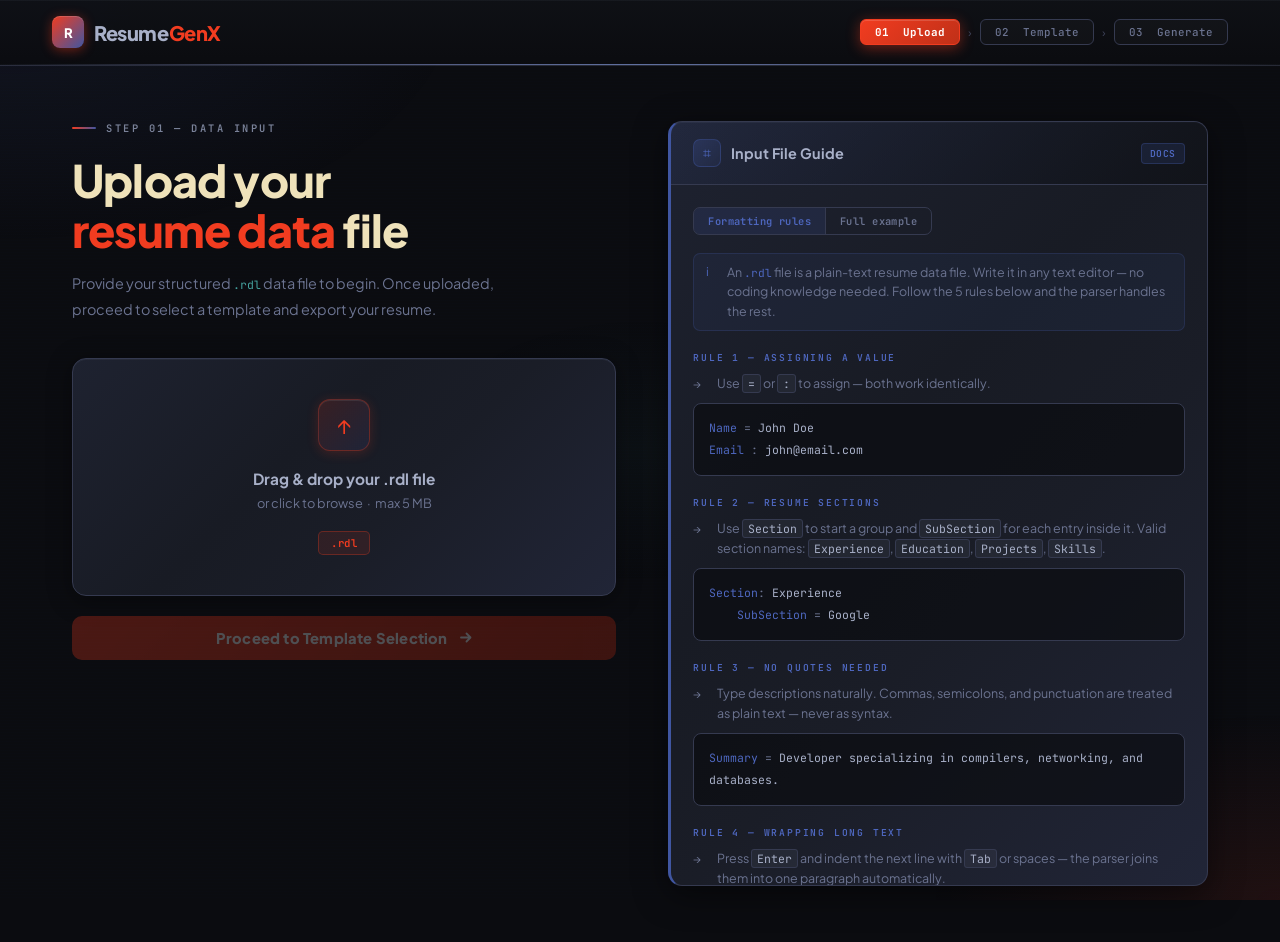
<file: frontend/index.html>
<!DOCTYPE html>
<html lang="en">
<head>
<meta charset="UTF-8"/>
<meta name="viewport" content="width=device-width, initial-scale=1.0"/>
<title>ResumeGenX — Upload</title>
<link rel="stylesheet" href="style.css"/>
<style>
  /* ── PAGE 1 SPECIFIC STYLES ── */
  .hero {
    flex: 1; display: grid; grid-template-columns: 1.05fr 0.95fr;
    max-width: 1240px; margin: 0 auto;
    padding: 56px 52px; width: 100%; align-items: start; gap: 0;
  }
  .hero-left { padding-right: 52px; }

  .hero-desc {
    color: var(--muted2); line-height: 1.75;
    font-size: 0.9rem; margin-bottom: 36px; max-width: 430px;
  }

  /* Upload Zone */
  .upload-card {
    background: var(--card-sheen);
    border: 1px solid var(--border2);
    border-radius: 14px; padding: 40px 28px;
    text-align: center; cursor: pointer;
    transition: all .25s; position: relative; overflow: hidden;
    box-shadow: inset 0 1px 0 rgba(154,160,190,0.08), 0 4px 24px rgba(0,0,0,0.4);
  }
  .upload-card::before {
    content: ''; position: absolute; inset: 0;
    background: linear-gradient(135deg,rgba(154,160,190,0.04) 0%,transparent 40%,rgba(241,60,32,0.06) 100%);
    opacity: 0; transition: opacity .3s;
  }
  .upload-card::after {
    content: ''; position: absolute;
    top: 0; left: -100%; width: 60%; height: 100%;
    background: linear-gradient(90deg, transparent, rgba(200,210,240,0.04), transparent);
    transition: left .5s ease;
  }
  .upload-card:hover { border-color: var(--red); }
  .upload-card:hover::before { opacity: 1; }
  .upload-card:hover::after { left: 150%; }
  .upload-card.drag-over { border-color: var(--cobalt); background: var(--card-sheen2); }

  .upload-icon {
    width: 52px; height: 52px;
    background: linear-gradient(135deg,rgba(241,60,32,0.15),rgba(64,86,161,0.15));
    border: 1px solid rgba(241,60,32,0.3); border-radius: 12px;
    display: flex; align-items: center; justify-content: center;
    margin: 0 auto 18px; font-size: 1.4rem; color: var(--red);
    box-shadow: 0 2px 12px rgba(241,60,32,0.2), inset 0 1px 0 rgba(255,255,255,0.08);
  }
  .upload-card h3 { font-size: 0.96rem; font-weight: 700; color: var(--silver-hi); margin-bottom: 6px; }
  .upload-card .sub { font-size: 0.8rem; color: var(--muted2); margin-bottom: 18px; line-height: 1.5; }

  .file-types { display: flex; gap: 8px; justify-content: center; }
  .ft-badge {
    font-family: 'JetBrains Mono', monospace;
    font-size: 0.67rem; font-weight: 600;
    padding: 4px 12px; border-radius: 5px;
    background: rgba(241,60,32,0.1); color: var(--red);
    border: 1px solid rgba(241,60,32,0.3); letter-spacing: 0.5px;
  }
  #fileInput { display: none; }

  .file-selected {
    display: none; align-items: center; gap: 12px;
    background: rgba(64,86,161,0.1); border: 1px solid rgba(64,86,161,0.3);
    border-radius: 9px; padding: 11px 15px; margin-top: 14px; text-align: left;
  }
  .file-selected.show { display: flex; }
  .file-selected .fname {
    font-family: 'JetBrains Mono', monospace; font-size: 0.78rem; color: var(--cobalt-h);
    flex: 1; overflow: hidden; text-overflow: ellipsis; white-space: nowrap;
  }
  .remove-file { background: none; border: none; color: var(--muted2); cursor: pointer; font-size: 0.9rem; transition: color .2s; }
  .remove-file:hover { color: var(--red); }

  .progress-wrap { display: none; margin-top: 14px; background: var(--border); border-radius: 4px; height: 3px; overflow: hidden; }
  .progress-wrap.show { display: block; }
  .progress-bar { height: 100%; background: linear-gradient(90deg, var(--cobalt), var(--red)); border-radius: 4px; width: 0%; transition: width .35s; }

  .btn-primary { margin-top: 20px; width: 100%; }


  /* Guide Panel */
  .guide-panel {
    background: var(--card-sheen);
    border: 1px solid var(--border2);
    border-left: 3px solid var(--cobalt);
    border-radius: 14px; overflow: hidden;
    position: sticky; top: 82px;
    box-shadow: inset 0 1px 0 rgba(154,160,190,0.08), 0 8px 32px rgba(0,0,0,0.5);
  }
  .guide-header {
    padding: 17px 22px; border-bottom: 1px solid var(--border2);
    display: flex; align-items: center; gap: 10px;
    background: linear-gradient(135deg,rgba(64,86,161,0.12) 0%,rgba(15,17,22,0.8) 100%);
  }
  .guide-header-icon {
    width: 28px; height: 28px;
    background: linear-gradient(135deg,rgba(64,86,161,0.3),rgba(64,86,161,0.1));
    border: 1px solid rgba(64,86,161,0.4); border-radius: 7px;
    display: flex; align-items: center; justify-content: center;
    font-size: 0.85rem; color: var(--cobalt-h);
  }
  .guide-header h2 { font-size: 0.9rem; font-weight: 700; flex: 1; color: var(--silver-hi); }
  .guide-badge {
    font-family: 'JetBrains Mono', monospace; font-size: 0.6rem; font-weight: 600;
    background: rgba(64,86,161,0.18); color: var(--cobalt-h);
    padding: 3px 8px; border-radius: 4px; letter-spacing: 0.5px;
    border: 1px solid rgba(64,86,161,0.35);
  }
  .guide-body { padding: 22px; max-height: calc(100vh - 200px); overflow-y: auto; }

  .guide-tabs {
    display: flex; gap: 0;
    border: 1px solid var(--border2);
    border-radius: 7px; overflow: hidden;
    margin-bottom: 18px; width: fit-content;
  }
  .guide-tab {
    font-family: 'JetBrains Mono', monospace; font-size: 0.65rem; font-weight: 600;
    letter-spacing: 0.04em; padding: 6px 14px;
    cursor: pointer; border: none; background: transparent;
    color: var(--muted2); transition: background .15s, color .15s;
  }
  .guide-tab.active { background: rgba(64,86,161,0.18); color: var(--cobalt-h); }
  .guide-tab:not(:last-child) { border-right: 1px solid var(--border2); }
  .guide-panel-content { display: none; }
  .guide-panel-content.active { display: block; }

  .gsection { margin-bottom: 20px; }
  .gsection:last-child { margin-bottom: 0; }
  .gsection-label {
    font-family: 'JetBrains Mono', monospace; font-size: 0.6rem;
    color: var(--cobalt-h); text-transform: uppercase;
    letter-spacing: 1.8px; margin-bottom: 10px; font-weight: 600;
  }
  .grule { display: flex; gap: 10px; align-items: flex-start; margin-bottom: 9px; }
  .grule-arrow { font-size: 0.7rem; color: var(--muted2); min-width: 14px; padding-top: 2px; }
  .grule-text { font-size: 0.78rem; color: var(--muted2); line-height: 1.6; }
  .grule-text code {
    font-family: 'JetBrains Mono', monospace; font-size: 0.72rem;
    color: var(--silver-hi); background: rgba(154,160,190,0.08);
    padding: 1px 5px; border-radius: 3px; border: 1px solid var(--border2);
  }

  .gcode {
    background: rgba(10,12,16,0.7); border: 1px solid var(--border2);
    border-radius: 8px; padding: 13px 15px;
    font-family: 'JetBrains Mono', monospace; font-size: 0.72rem;
    line-height: 1.95; overflow-x: auto; margin-bottom: 0;
  }
  .gcode .gc { color: var(--muted2); }
  .gcode .gk { color: var(--cobalt-h); }
  .gcode .go { color: var(--muted2); }
  .gcode .gv { color: var(--silver-hi); }
  .gcode .gb { color: #5dbb8a; }
  .gcode .gi { color: rgba(241,180,60,0.75); }

  .ginfo {
    display: flex; gap: 9px; padding: 9px 12px;
    border-radius: 7px; background: rgba(64,86,161,0.1);
    border: 1px solid rgba(64,86,161,0.25); margin-bottom: 12px;
    align-items: flex-start;
  }
  .ginfo-icon { font-size: 0.75rem; color: var(--cobalt-h); padding-top: 1px; min-width: 12px; }
  .ginfo-text { font-size: 0.78rem; color: var(--muted2); line-height: 1.55; }
  .ginfo-text code { font-family: 'JetBrains Mono', monospace; font-size: 0.7rem; color: var(--cobalt-h); }

  .gwarn {
    display: flex; gap: 9px; padding: 9px 12px;
    border-radius: 7px; background: rgba(241,150,30,0.08);
    border: 1px solid rgba(241,150,30,0.25); margin-bottom: 8px;
    align-items: flex-start;
  }
  .gwarn-icon { font-size: 0.75rem; color: rgba(241,180,60,0.85); padding-top: 1px; min-width: 12px; }
  .gwarn-text { font-size: 0.78rem; color: var(--muted2); line-height: 1.55; }
  .gwarn-text code { font-family: 'JetBrains Mono', monospace; font-size: 0.7rem; }

  .gcheck { display: flex; gap: 9px; align-items: flex-start; margin-bottom: 7px; }
  .gcheck-icon { font-size: 0.7rem; color: #5dbb8a; min-width: 12px; padding-top: 2px; }
  .gcheck-text { font-size: 0.78rem; color: var(--muted2); line-height: 1.55; }
  .gcheck-text code {
    font-family: 'JetBrains Mono', monospace; font-size: 0.7rem;
    color: var(--silver-hi); background: rgba(154,160,190,0.08);
    padding: 1px 5px; border-radius: 3px; border: 1px solid var(--border2);
  }
  .gdivider { height: 1px; background: var(--border2); margin: 16px 0; }

  @media (max-width: 860px) {
    .hero { grid-template-columns: 1fr; padding: 32px 22px; }
    .hero-left { padding-right: 0; margin-bottom: 30px; }
    .guide-panel { position: static; }
  }
</style>
</head>
<body>

<div class="page-wrap">

  <!-- NAV -->
  <nav>
    <a class="logo" href="index.html">
      <div class="logo-icon">R</div>
      <div class="logo-text"><span class="lt">Resume</span><span class="acc">GenX</span></div>
    </a>
    <div class="nav-steps">
      <div class="step-pill active">01 &nbsp;Upload</div>
      <div class="step-sep">›</div>
      <div class="step-pill">02 &nbsp;Template</div>
      <div class="step-sep">›</div>
      <div class="step-pill">03 &nbsp;Generate</div>
    </div>
  </nav>

  <!-- HERO -->
  <div class="hero">

    <!-- LEFT: Upload area -->
    <div class="hero-left">
      <div class="page-eyebrow">Step 01 — Data Input</div>
      <h1>Upload your<br/><span class="hl">resume data</span> file</h1>
      <p class="hero-desc">
        Provide your structured <span class="mono">.rdl</span> data file to begin.
        Once uploaded, proceed to select a template and export your resume.
      </p>

      <!-- Upload section -->
      <div class="upload-card" id="uploadZone" onclick="document.getElementById('fileInput').click()">
        <div class="upload-icon">↑</div>
        <h3>Drag &amp; drop your .rdl file</h3>
        <p class="sub">or click to browse &nbsp;·&nbsp; max 5 MB</p>
        <div class="file-types"><span class="ft-badge">.rdl</span></div>
        <input type="file" id="fileInput" accept=".rdl" onchange="handleFile(event)"/>
      </div>

      <!-- File selected row -->
      <div class="file-selected" id="fileSelected">
        <span style="color:var(--cobalt-h)">⬡</span>
        <span class="fname" id="fileName">—</span>
        <button class="remove-file" onclick="removeFile(event)">✕</button>
      </div>

      <!-- Progress bar -->
      <div class="progress-wrap" id="uploadProgress">
        <div class="progress-bar" id="uploadBar"></div>
      </div>

      <!-- Submit -->
      <button class="btn-primary" id="submitBtn" disabled onclick="goToTemplates()">
        Proceed to Template Selection
        <svg width="15" height="15" viewBox="0 0 15 15" fill="none">
          <path d="M3 7.5h9M8.5 3.5l4 4-4 4" stroke="white" stroke-width="1.8" stroke-linecap="round" stroke-linejoin="round"/>
        </svg>
      </button>
    </div>

    <!-- RIGHT: Guide Panel -->
   <div class="guide-panel">
  <div class="guide-header">
    <div class="guide-header-icon">⌗</div>
    <h2>Input File Guide</h2>
    <span class="guide-badge">DOCS</span>
  </div>
  <div class="guide-body">

    <div class="guide-tabs">
      <button class="guide-tab active" onclick="switchGuideTab('rules', this)">Formatting rules</button>
      <button class="guide-tab" onclick="switchGuideTab('example', this)">Full example</button>
    </div>

    <!-- ── RULES PANEL ── -->
    <div class="guide-panel-content active" id="gpanel-rules">

      <div class="gsection">
        <div class="ginfo">
          <span class="ginfo-icon">i</span>
          <span class="ginfo-text">An <code>.rdl</code> file is a plain-text resume data file. Write it in any text editor — no coding knowledge needed. Follow the 5 rules below and the parser handles the rest.</span>
        </div>
      </div>

      <div class="gsection">
        <div class="gsection-label">Rule 1 — Assigning a value</div>
        <div class="grule"><span class="grule-arrow">→</span><span class="grule-text">Use <code>=</code> or <code>:</code> to assign — both work identically.</span></div>
        <div class="gcode">
          <span class="gk">Name</span> <span class="go">=</span> <span class="gv">John Doe</span><br>
          <span class="gk">Email</span> <span class="go">:</span> <span class="gv">john@email.com</span>
        </div>
      </div>

      <div class="gsection">
        <div class="gsection-label">Rule 2 — Resume sections</div>
        <div class="grule"><span class="grule-arrow">→</span><span class="grule-text">Use <code>Section</code> to start a group and <code>SubSection</code> for each entry inside it. Valid section names: <code>Experience</code>, <code>Education</code>, <code>Projects</code>, <code>Skills</code>.</span></div>
        <div class="gcode">
          <span class="gk">Section</span><span class="go">:</span> <span class="gv">Experience</span><br>
          <span class="gi">&nbsp;&nbsp;&nbsp;&nbsp;</span><span class="gk">SubSection</span> <span class="go">=</span> <span class="gv">Google</span>
        </div>
      </div>

      <div class="gsection">
        <div class="gsection-label">Rule 3 — No quotes needed</div>
        <div class="grule"><span class="grule-arrow">→</span><span class="grule-text">Type descriptions naturally. Commas, semicolons, and punctuation are treated as plain text — never as syntax.</span></div>
        <div class="gcode">
          <span class="gk">Summary</span> <span class="go">=</span> <span class="gv">Developer specializing in compilers, networking, and databases.</span>
        </div>
      </div>

      <div class="gsection">
        <div class="gsection-label">Rule 4 — Wrapping long text</div>
        <div class="grule"><span class="grule-arrow">→</span><span class="grule-text">Press <code>Enter</code> and indent the next line with <code>Tab</code> or spaces — the parser joins them into one paragraph automatically.</span></div>
        <div class="gcode">
          <span class="gk">Description</span> <span class="go">=</span> <span class="gv">Built a fast, secure payment system.</span><br>
          <span class="gi">&nbsp;&nbsp;&nbsp;&nbsp;</span><span class="gv">Reduced latency by 40% using caching.</span><br>
          <span class="gc">→ Renders as one paragraph in the PDF</span>
        </div>
      </div>

      <div class="gsection">
        <div class="gsection-label">Rule 5 — Bullet point lists</div>
        <div class="grule"><span class="grule-arrow">→</span><span class="grule-text">New line + indent + <code>-</code> creates a bullet. Use these for achievements and responsibilities.</span></div>
        <div class="gcode">
          <span class="gk">Highlights</span><span class="go">:</span><br>
          <span class="gi">&nbsp;&nbsp;&nbsp;&nbsp;</span><span class="gb">-</span> <span class="gv">Led a team of 6 engineers across 3 time zones.</span><br>
          <span class="gi">&nbsp;&nbsp;&nbsp;&nbsp;</span><span class="gb">-</span> <span class="gv">Shipped 4 major features ahead of schedule.</span>
        </div>
      </div>

      <div class="gdivider"></div>

      <div class="gsection">
        <div class="gsection-label">Before you upload</div>
        <div class="gwarn"><span class="gwarn-icon">!</span><span class="gwarn-text">Avoid <code>&lt; &gt; &amp; \ " '</code> inside values — these break PDF rendering on export.</span></div>
        <div class="gcheck"><span class="gcheck-icon">✓</span><span class="gcheck-text">Dates must use <code>YYYY-MM</code> format — e.g. <code>2023-06</code>.</span></div>
        <div class="gcheck"><span class="gcheck-icon">✓</span><span class="gcheck-text">Save the file as <code>UTF-8</code> encoding. Max size: <strong>5 MB</strong>.</span></div>
        <div class="gcheck"><span class="gcheck-icon">✓</span><span class="gcheck-text">File must be saved with the <code>.rdl</code> extension.</span></div>
      </div>

    </div><!-- end rules panel -->

    <!-- ── EXAMPLE PANEL ── -->
    <div class="guide-panel-content" id="gpanel-example">

      <div class="gsection">
        <div class="ginfo">
          <span class="ginfo-icon">i</span>
          <span class="ginfo-text">A complete <code>.rdl</code> resume file. Copy this structure, fill in your own details, save as <code>my_resume.rdl</code>, and upload.</span>
        </div>
      </div>

      <div class="gcode" style="line-height:1.85">
        <span class="gc"># ── Personal Info ───────────────</span><br>
        <span class="gk">Name</span>    <span class="go">=</span> <span class="gv">Jane Smith</span><br>
        <span class="gk">Email</span>   <span class="go">=</span> <span class="gv">jane@email.com</span><br>
        <span class="gk">Phone</span>   <span class="go">=</span> <span class="gv">+91-XXXXXXXXXX</span><br>
        <span class="gk">LinkedIn</span> <span class="go">=</span> <span class="gv">linkedin.com/in/janesmith</span><br>
        <span class="gk">GitHub</span>  <span class="go">=</span> <span class="gv">github.com/janesmith</span><br>
        <span class="gk">Summary</span> <span class="go">=</span> <span class="gv">Full-stack developer with 3 years of experience</span><br>
        <span class="gi">&nbsp;&nbsp;&nbsp;&nbsp;&nbsp;&nbsp;&nbsp;&nbsp;&nbsp;&nbsp;</span><span class="gv">building scalable web applications.</span><br><br>

        <span class="gc"># ── Skills ──────────────────────</span><br>
        <span class="gk">Section</span><span class="go">:</span> <span class="gv">Skills</span><br>
        <span class="gi">&nbsp;&nbsp;&nbsp;&nbsp;</span><span class="gk">Languages</span>  <span class="go">=</span> <span class="gv">Java, Python, TypeScript</span><br>
        <span class="gi">&nbsp;&nbsp;&nbsp;&nbsp;</span><span class="gk">Frameworks</span> <span class="go">=</span> <span class="gv">Spring Boot, React, Node.js</span><br>
        <span class="gi">&nbsp;&nbsp;&nbsp;&nbsp;</span><span class="gk">Tools</span>      <span class="go">=</span> <span class="gv">Git, Docker, PostgreSQL</span><br><br>

        <span class="gc"># ── Experience ──────────────────</span><br>
        <span class="gk">Section</span><span class="go">:</span> <span class="gv">Experience</span><br><br>
        <span class="gi">&nbsp;&nbsp;&nbsp;&nbsp;</span><span class="gk">SubSection</span> <span class="go">=</span> <span class="gv">Acme Corp</span><br>
        <span class="gi">&nbsp;&nbsp;&nbsp;&nbsp;</span><span class="gk">Role</span>       <span class="go">=</span> <span class="gv">Software Engineer</span><br>
        <span class="gi">&nbsp;&nbsp;&nbsp;&nbsp;</span><span class="gk">Period</span>     <span class="go">=</span> <span class="gv">2022-07 to 2024-12</span><br>
        <span class="gi">&nbsp;&nbsp;&nbsp;&nbsp;</span><span class="gk">Highlights</span><span class="go">:</span><br>
        <span class="gi">&nbsp;&nbsp;&nbsp;&nbsp;&nbsp;&nbsp;&nbsp;&nbsp;</span><span class="gb">-</span> <span class="gv">Redesigned the billing pipeline, cutting failures by 30%.</span><br>
        <span class="gi">&nbsp;&nbsp;&nbsp;&nbsp;&nbsp;&nbsp;&nbsp;&nbsp;</span><span class="gb">-</span> <span class="gv">Mentored 2 junior developers and led weekly code reviews.</span><br><br>

        <span class="gi">&nbsp;&nbsp;&nbsp;&nbsp;</span><span class="gk">SubSection</span> <span class="go">=</span> <span class="gv">StartupXYZ</span><br>
        <span class="gi">&nbsp;&nbsp;&nbsp;&nbsp;</span><span class="gk">Role</span>       <span class="go">=</span> <span class="gv">Backend Intern</span><br>
        <span class="gi">&nbsp;&nbsp;&nbsp;&nbsp;</span><span class="gk">Period</span>     <span class="go">=</span> <span class="gv">2022-01 to 2022-06</span><br>
        <span class="gi">&nbsp;&nbsp;&nbsp;&nbsp;</span><span class="gk">Highlights</span><span class="go">:</span><br>
        <span class="gi">&nbsp;&nbsp;&nbsp;&nbsp;&nbsp;&nbsp;&nbsp;&nbsp;</span><span class="gb">-</span> <span class="gv">Built REST APIs consumed by 10k daily active users.</span><br><br>

        <span class="gc"># ── Education ───────────────────</span><br>
        <span class="gk">Section</span><span class="go">:</span> <span class="gv">Education</span><br><br>
        <span class="gi">&nbsp;&nbsp;&nbsp;&nbsp;</span><span class="gk">SubSection</span> <span class="go">=</span> <span class="gv">State University</span><br>
        <span class="gi">&nbsp;&nbsp;&nbsp;&nbsp;</span><span class="gk">Degree</span>     <span class="go">=</span> <span class="gv">B.Tech Computer Science</span><br>
        <span class="gi">&nbsp;&nbsp;&nbsp;&nbsp;</span><span class="gk">Period</span>     <span class="go">=</span> <span class="gv">2018-08 to 2022-05</span><br>
        <span class="gi">&nbsp;&nbsp;&nbsp;&nbsp;</span><span class="gk">GPA</span>        <span class="go">=</span> <span class="gv">8.7 / 10</span><br><br>

        <span class="gc"># ── Projects ────────────────────</span><br>
        <span class="gk">Section</span><span class="go">:</span> <span class="gv">Projects</span><br><br>
        <span class="gi">&nbsp;&nbsp;&nbsp;&nbsp;</span><span class="gk">SubSection</span>   <span class="go">=</span> <span class="gv">ResumeGenX</span><br>
        <span class="gi">&nbsp;&nbsp;&nbsp;&nbsp;</span><span class="gk">Description</span>  <span class="go">=</span> <span class="gv">A compiler-based resume generator that parses</span><br>
        <span class="gi">&nbsp;&nbsp;&nbsp;&nbsp;&nbsp;&nbsp;&nbsp;&nbsp;&nbsp;&nbsp;&nbsp;&nbsp;&nbsp;&nbsp;&nbsp;&nbsp;&nbsp;</span><span class="gv">.rdl files and exports polished PDFs via LaTeX.</span><br>
        <span class="gi">&nbsp;&nbsp;&nbsp;&nbsp;</span><span class="gk">Stack</span>        <span class="go">=</span> <span class="gv">Java, LaTeX, React</span>
      </div>

    </div><!-- end example panel -->

  </div><!-- end guide-body -->
</div><!-- end guide-panel --><!-- end guide-panel -->

  </div><!-- end hero -->

</div><!-- end page-wrap -->

<!-- Toast -->
<div class="toast" id="toast">
  <span id="toastIcon">✓</span>
  <span id="toastMsg">File ready</span>
</div>

<script>
  let selectedFile = null;

  // Drag & drop
  const zone = document.getElementById('uploadZone');
  zone.addEventListener('dragover', e => { e.preventDefault(); zone.classList.add('drag-over'); });
  zone.addEventListener('dragleave', () => zone.classList.remove('drag-over'));
  zone.addEventListener('drop', e => {
    e.preventDefault(); zone.classList.remove('drag-over');
    const f = e.dataTransfer.files[0]; if (f) processFile(f);
  });

  function handleFile(e) { const f = e.target.files[0]; if (f) processFile(f); }

  function processFile(f) {
    const ext = f.name.split('.').pop().toLowerCase();
    if (ext !== 'rdl') { showToast('✕', 'Only .rdl files are accepted'); return; }
    if (f.size > 5 * 1024 * 1024) { showToast('✕', 'File exceeds the 5 MB limit'); return; }

    selectedFile = f;
    document.getElementById('fileName').textContent = f.name;
    document.getElementById('fileSelected').classList.add('show');

    // Progress animation
    const wrap = document.getElementById('uploadProgress');
    const bar  = document.getElementById('uploadBar');
    wrap.classList.add('show'); bar.style.width = '0%';
    let p = 0;
    const t = setInterval(() => {
      p += Math.random() * 22;
      bar.style.width = Math.min(p, 100) + '%';
      if (p >= 100) {
        clearInterval(t);
        setTimeout(() => wrap.classList.remove('show'), 500);
        document.getElementById('submitBtn').disabled = false;
        showToast('✓', f.name + ' — ready to proceed');
      }
    }, 70);
  }

  function removeFile(e) {
    e.stopPropagation();
    selectedFile = null;
    document.getElementById('fileSelected').classList.remove('show');
    document.getElementById('submitBtn').disabled = true;
    document.getElementById('fileInput').value = '';
  }

  function goToTemplates() {
    if (!selectedFile) return;
    const reader = new FileReader();
    reader.onload = function(e) {
      sessionStorage.setItem('uploadedFile', selectedFile.name);
      sessionStorage.setItem('fileContent', e.target.result);
      window.location.href = 'templates.html';
    };
    reader.readAsText(selectedFile);
  }

  function showToast(icon, msg) {
    const t = document.getElementById('toast');
    document.getElementById('toastIcon').textContent = icon;
    document.getElementById('toastMsg').textContent = msg;
    t.classList.add('show');
    setTimeout(() => t.classList.remove('show'), 3000);
  }

 function switchGuideTab(id, btn) {
  document.querySelectorAll('.guide-tab').forEach(t => t.classList.remove('active'));
  document.querySelectorAll('.guide-panel-content').forEach(p => p.classList.remove('active'));
  btn.classList.add('active');
  document.getElementById('gpanel-' + id).classList.add('active');
}
</script>
</body>
</html>
</file>
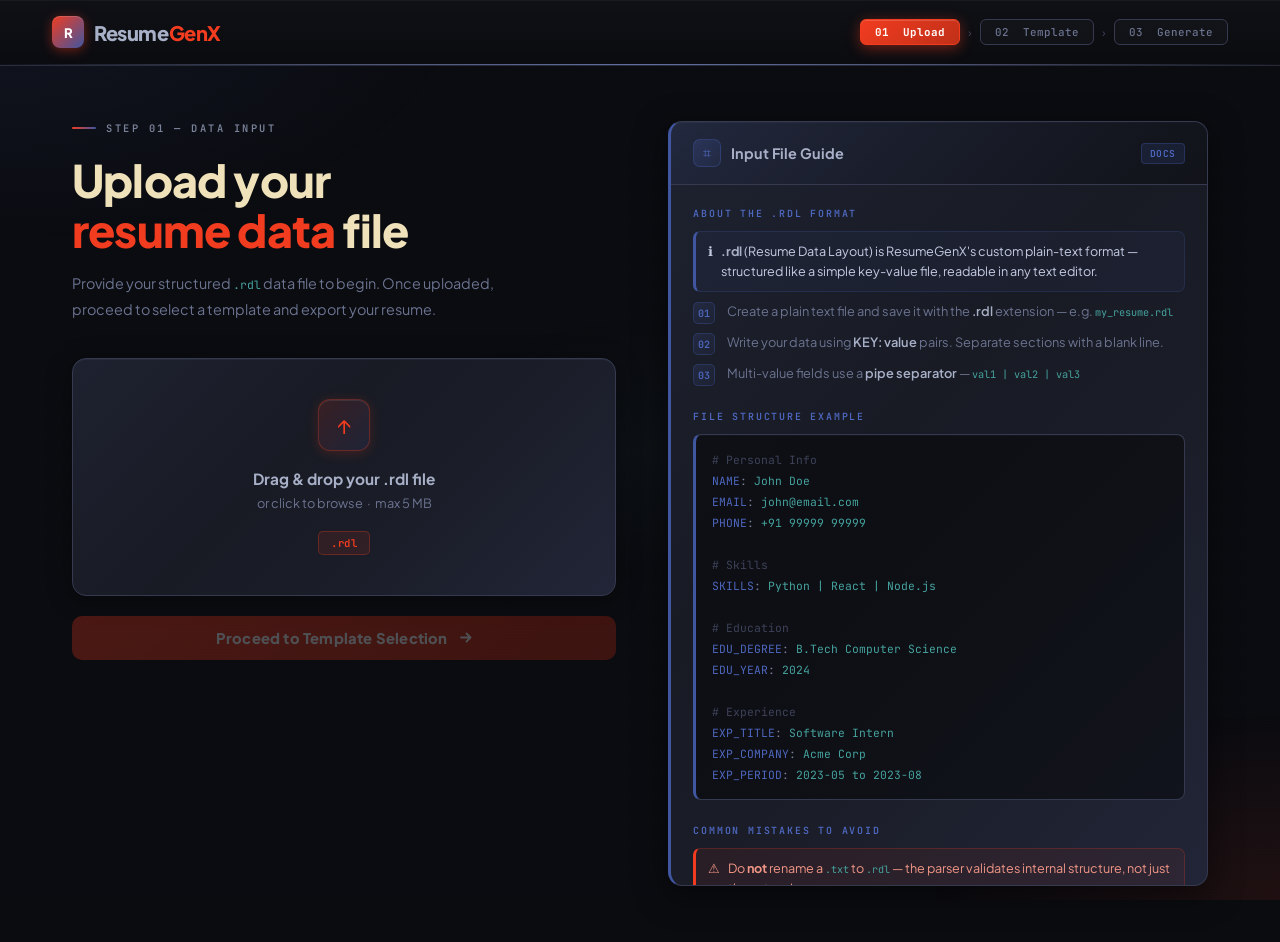
<file: src/gui/index.html>
<!DOCTYPE html>
<html lang="en">
<head>
<meta charset="UTF-8"/>
<meta name="viewport" content="width=device-width, initial-scale=1.0"/>
<title>ResumeGenX — Upload</title>
<link rel="stylesheet" href="style.css"/>
<style>
  /* ── PAGE 1 SPECIFIC STYLES ── */
  .hero {
    flex: 1; display: grid; grid-template-columns: 1.05fr 0.95fr;
    max-width: 1240px; margin: 0 auto;
    padding: 56px 52px; width: 100%; align-items: start; gap: 0;
  }
  .hero-left { padding-right: 52px; }

  .hero-desc {
    color: var(--muted2); line-height: 1.75;
    font-size: 0.9rem; margin-bottom: 36px; max-width: 430px;
  }

  /* Upload Zone */
  .upload-card {
    background: var(--card-sheen);
    border: 1px solid var(--border2);
    border-radius: 14px; padding: 40px 28px;
    text-align: center; cursor: pointer;
    transition: all .25s; position: relative; overflow: hidden;
    box-shadow: inset 0 1px 0 rgba(154,160,190,0.08), 0 4px 24px rgba(0,0,0,0.4);
  }
  .upload-card::before {
    content: ''; position: absolute; inset: 0;
    background: linear-gradient(135deg,rgba(154,160,190,0.04) 0%,transparent 40%,rgba(241,60,32,0.06) 100%);
    opacity: 0; transition: opacity .3s;
  }
  .upload-card::after {
    content: ''; position: absolute;
    top: 0; left: -100%; width: 60%; height: 100%;
    background: linear-gradient(90deg, transparent, rgba(200,210,240,0.04), transparent);
    transition: left .5s ease;
  }
  .upload-card:hover { border-color: var(--red); }
  .upload-card:hover::before { opacity: 1; }
  .upload-card:hover::after { left: 150%; }
  .upload-card.drag-over { border-color: var(--cobalt); background: var(--card-sheen2); }

  .upload-icon {
    width: 52px; height: 52px;
    background: linear-gradient(135deg,rgba(241,60,32,0.15),rgba(64,86,161,0.15));
    border: 1px solid rgba(241,60,32,0.3); border-radius: 12px;
    display: flex; align-items: center; justify-content: center;
    margin: 0 auto 18px; font-size: 1.4rem; color: var(--red);
    box-shadow: 0 2px 12px rgba(241,60,32,0.2), inset 0 1px 0 rgba(255,255,255,0.08);
  }
  .upload-card h3 { font-size: 0.96rem; font-weight: 700; color: var(--silver-hi); margin-bottom: 6px; }
  .upload-card .sub { font-size: 0.8rem; color: var(--muted2); margin-bottom: 18px; line-height: 1.5; }

  .file-types { display: flex; gap: 8px; justify-content: center; }
  .ft-badge {
    font-family: 'JetBrains Mono', monospace;
    font-size: 0.67rem; font-weight: 600;
    padding: 4px 12px; border-radius: 5px;
    background: rgba(241,60,32,0.1); color: var(--red);
    border: 1px solid rgba(241,60,32,0.3); letter-spacing: 0.5px;
  }
  #fileInput { display: none; }

  .file-selected {
    display: none; align-items: center; gap: 12px;
    background: rgba(64,86,161,0.1); border: 1px solid rgba(64,86,161,0.3);
    border-radius: 9px; padding: 11px 15px; margin-top: 14px; text-align: left;
  }
  .file-selected.show { display: flex; }
  .file-selected .fname {
    font-family: 'JetBrains Mono', monospace; font-size: 0.78rem; color: var(--cobalt-h);
    flex: 1; overflow: hidden; text-overflow: ellipsis; white-space: nowrap;
  }
  .remove-file { background: none; border: none; color: var(--muted2); cursor: pointer; font-size: 0.9rem; transition: color .2s; }
  .remove-file:hover { color: var(--red); }

  .progress-wrap { display: none; margin-top: 14px; background: var(--border); border-radius: 4px; height: 3px; overflow: hidden; }
  .progress-wrap.show { display: block; }
  .progress-bar { height: 100%; background: linear-gradient(90deg, var(--cobalt), var(--red)); border-radius: 4px; width: 0%; transition: width .35s; }

  .btn-primary { margin-top: 20px; width: 100%; }

  /* Guide Panel */
  .guide-panel {
    background: var(--card-sheen);
    border: 1px solid var(--border2);
    border-left: 3px solid var(--cobalt);
    border-radius: 14px; overflow: hidden;
    position: sticky; top: 82px;
    box-shadow: inset 0 1px 0 rgba(154,160,190,0.08), 0 8px 32px rgba(0,0,0,0.5);
  }
  .guide-header {
    padding: 17px 22px; border-bottom: 1px solid var(--border2);
    display: flex; align-items: center; gap: 10px;
    background: linear-gradient(135deg,rgba(64,86,161,0.12) 0%,rgba(15,17,22,0.8) 100%);
  }
  .guide-header-icon {
    width: 28px; height: 28px;
    background: linear-gradient(135deg,rgba(64,86,161,0.3),rgba(64,86,161,0.1));
    border: 1px solid rgba(64,86,161,0.4); border-radius: 7px;
    display: flex; align-items: center; justify-content: center;
    font-size: 0.85rem; color: var(--cobalt-h);
  }
  .guide-header h2 { font-size: 0.9rem; font-weight: 700; flex: 1; color: var(--silver-hi); }
  .guide-badge {
    font-family: 'JetBrains Mono', monospace; font-size: 0.6rem; font-weight: 600;
    background: rgba(64,86,161,0.18); color: var(--cobalt-h);
    padding: 3px 8px; border-radius: 4px; letter-spacing: 0.5px;
    border: 1px solid rgba(64,86,161,0.35);
  }
  .guide-body { padding: 22px; max-height: calc(100vh - 200px); overflow-y: auto; }
  .guide-section { margin-bottom: 24px; }
  .guide-section:last-child { margin-bottom: 0; }
  .guide-section h4 {
    font-family: 'JetBrains Mono', monospace; font-size: 0.62rem; color: var(--cobalt-h);
    text-transform: uppercase; letter-spacing: 1.8px; margin-bottom: 11px; font-weight: 600;
  }

  @media (max-width: 860px) {
    .hero { grid-template-columns: 1fr; padding: 32px 22px; }
    .hero-left { padding-right: 0; margin-bottom: 30px; }
    .guide-panel { position: static; }
  }
</style>
</head>
<body>

<div class="page-wrap">

  <!-- NAV -->
  <nav>
    <a class="logo" href="index.html">
      <div class="logo-icon">R</div>
      <div class="logo-text"><span class="lt">Resume</span><span class="acc">GenX</span></div>
    </a>
    <div class="nav-steps">
      <div class="step-pill active">01 &nbsp;Upload</div>
      <div class="step-sep">›</div>
      <div class="step-pill">02 &nbsp;Template</div>
      <div class="step-sep">›</div>
      <div class="step-pill">03 &nbsp;Generate</div>
    </div>
  </nav>

  <!-- HERO -->
  <div class="hero">

    <!-- LEFT: Upload area -->
    <div class="hero-left">
      <div class="page-eyebrow">Step 01 — Data Input</div>
      <h1>Upload your<br/><span class="hl">resume data</span> file</h1>
      <p class="hero-desc">
        Provide your structured <span class="mono">.rdl</span> data file to begin.
        Once uploaded, proceed to select a template and export your resume.
      </p>

      <!-- Upload section -->
      <div class="upload-card" id="uploadZone" onclick="document.getElementById('fileInput').click()">
        <div class="upload-icon">↑</div>
        <h3>Drag &amp; drop your .rdl file</h3>
        <p class="sub">or click to browse &nbsp;·&nbsp; max 5 MB</p>
        <div class="file-types"><span class="ft-badge">.rdl</span></div>
        <input type="file" id="fileInput" accept=".rdl" onchange="handleFile(event)"/>
      </div>

      <!-- File selected row -->
      <div class="file-selected" id="fileSelected">
        <span style="color:var(--cobalt-h)">⬡</span>
        <span class="fname" id="fileName">—</span>
        <button class="remove-file" onclick="removeFile(event)">✕</button>
      </div>

      <!-- Progress bar -->
      <div class="progress-wrap" id="uploadProgress">
        <div class="progress-bar" id="uploadBar"></div>
      </div>

      <!-- Submit -->
      <button class="btn-primary" id="submitBtn" disabled onclick="goToTemplates()">
        Proceed to Template Selection
        <svg width="15" height="15" viewBox="0 0 15 15" fill="none">
          <path d="M3 7.5h9M8.5 3.5l4 4-4 4" stroke="white" stroke-width="1.8" stroke-linecap="round" stroke-linejoin="round"/>
        </svg>
      </button>
    </div>

    <!-- RIGHT Panel -->
    <div class="guide-panel">
      <div class="guide-header">
        <div class="guide-header-icon">⌗</div>
        <h2>Input File Guide</h2>
        <span class="guide-badge">DOCS</span>
      </div>
      <div class="guide-body">

        <div class="guide-section">
          <h4>About the .rdl format</h4>
          <div class="info-box">
            <span>ℹ</span>
            <span><strong style="color:var(--silver-hi)">.rdl</strong> (Resume Data Layout) is ResumeGenX's custom plain-text format — structured like a simple key-value file, readable in any text editor.</span>
          </div>
          <div class="guide-step"><div class="step-num">01</div><div class="step-text">Create a plain text file and save it with the <strong>.rdl</strong> extension — e.g. <span class="mono">my_resume.rdl</span></div></div>
          <div class="guide-step"><div class="step-num">02</div><div class="step-text">Write your data using <strong>KEY: value</strong> pairs. Separate sections with a blank line.</div></div>
          <div class="guide-step"><div class="step-num">03</div><div class="step-text">Multi-value fields use a <strong>pipe separator</strong> — <span class="mono">val1 | val2 | val3</span></div></div>
        </div>

        <div class="guide-section">
          <h4>File structure example</h4>
          <div class="code-sample">
<span class="c"># Personal Info</span><br/>
<span class="k">NAME</span>: <span class="v">John Doe</span><br/>
<span class="k">EMAIL</span>: <span class="v">john@email.com</span><br/>
<span class="k">PHONE</span>: <span class="v">+91 99999 99999</span><br/><br/>
<span class="c"># Skills</span><br/>
<span class="k">SKILLS</span>: <span class="v">Python | React | Node.js</span><br/><br/>
<span class="c"># Education</span><br/>
<span class="k">EDU_DEGREE</span>: <span class="v">B.Tech Computer Science</span><br/>
<span class="k">EDU_YEAR</span>: <span class="v">2024</span><br/><br/>
<span class="c"># Experience</span><br/>
<span class="k">EXP_TITLE</span>: <span class="v">Software Intern</span><br/>
<span class="k">EXP_COMPANY</span>: <span class="v">Acme Corp</span><br/>
<span class="k">EXP_PERIOD</span>: <span class="v">2023-05 to 2023-08</span>
          </div>
        </div>

        <div class="guide-section">
          <h4>Common mistakes to avoid</h4>
          <div class="warn-box"><span>⚠</span><span>Do <strong>not</strong> rename a <span class="mono">.txt</span> to <span class="mono">.rdl</span> — the parser validates internal structure, not just the extension.</span></div>
          <div class="warn-box"><span>⚠</span><span>Avoid <strong>&lt; &gt; &amp; \ " '</strong> inside values — these break LaTeX rendering on export.</span></div>
          <div class="guide-step"><div class="step-num">✓</div><div class="step-text">Keys must be <strong>UPPERCASE</strong> with underscores — e.g. <span class="mono">EXP_TITLE</span></div></div>
          <div class="guide-step"><div class="step-num">✓</div><div class="step-text">Date format: <strong>YYYY-MM</strong> — e.g. <span class="mono">2023-06</span></div></div>
          <div class="guide-step"><div class="step-num">✓</div><div class="step-text">Sections separated by <strong>exactly one blank line</strong>.</div></div>
          <div class="guide-step"><div class="step-num">✓</div><div class="step-text">Save as <strong>UTF-8</strong> encoding. Max size: <strong>5 MB</strong>.</div></div>
        </div>

      </div>
    </div>
  </div><!-- end hero -->

</div><!-- end page-wrap -->

<!-- Toast -->
<div class="toast" id="toast">
  <span id="toastIcon">✓</span>
  <span id="toastMsg">File ready</span>
</div>

<script>
  let selectedFile = null;

  // Drag & drop
  const zone = document.getElementById('uploadZone');
  zone.addEventListener('dragover', e => { e.preventDefault(); zone.classList.add('drag-over'); });
  zone.addEventListener('dragleave', () => zone.classList.remove('drag-over'));
  zone.addEventListener('drop', e => {
    e.preventDefault(); zone.classList.remove('drag-over');
    const f = e.dataTransfer.files[0]; if (f) processFile(f);
  });

  function handleFile(e) { const f = e.target.files[0]; if (f) processFile(f); }

  function processFile(f) {
    const ext = f.name.split('.').pop().toLowerCase();
    if (ext !== 'rdl') { showToast('✕', 'Only .rdl files are accepted'); return; }
    if (f.size > 5 * 1024 * 1024) { showToast('✕', 'File exceeds the 5 MB limit'); return; }

    selectedFile = f;
    document.getElementById('fileName').textContent = f.name;
    document.getElementById('fileSelected').classList.add('show');

    // Progress animation
    const wrap = document.getElementById('uploadProgress');
    const bar  = document.getElementById('uploadBar');
    wrap.classList.add('show'); bar.style.width = '0%';
    let p = 0;
    const t = setInterval(() => {
      p += Math.random() * 22;
      bar.style.width = Math.min(p, 100) + '%';
      if (p >= 100) {
        clearInterval(t);
        setTimeout(() => wrap.classList.remove('show'), 500);
        document.getElementById('submitBtn').disabled = false;
        showToast('✓', f.name + ' — ready to proceed');
      }
    }, 70);
  }

  function removeFile(e) {
    e.stopPropagation();
    selectedFile = null;
    document.getElementById('fileSelected').classList.remove('show');
    document.getElementById('submitBtn').disabled = true;
    document.getElementById('fileInput').value = '';
  }

  // Navigate to page 2 — pass filename via sessionStorage
  function goToTemplates() {
    if (!selectedFile) return;
    sessionStorage.setItem('uploadedFile', selectedFile.name);
    window.location.href = 'templates.html';
  }

  function showToast(icon, msg) {
    const t = document.getElementById('toast');
    document.getElementById('toastIcon').textContent = icon;
    document.getElementById('toastMsg').textContent = msg;
    t.classList.add('show');
    setTimeout(() => t.classList.remove('show'), 3000);
  }
</script>
</body>
</html>
</file>
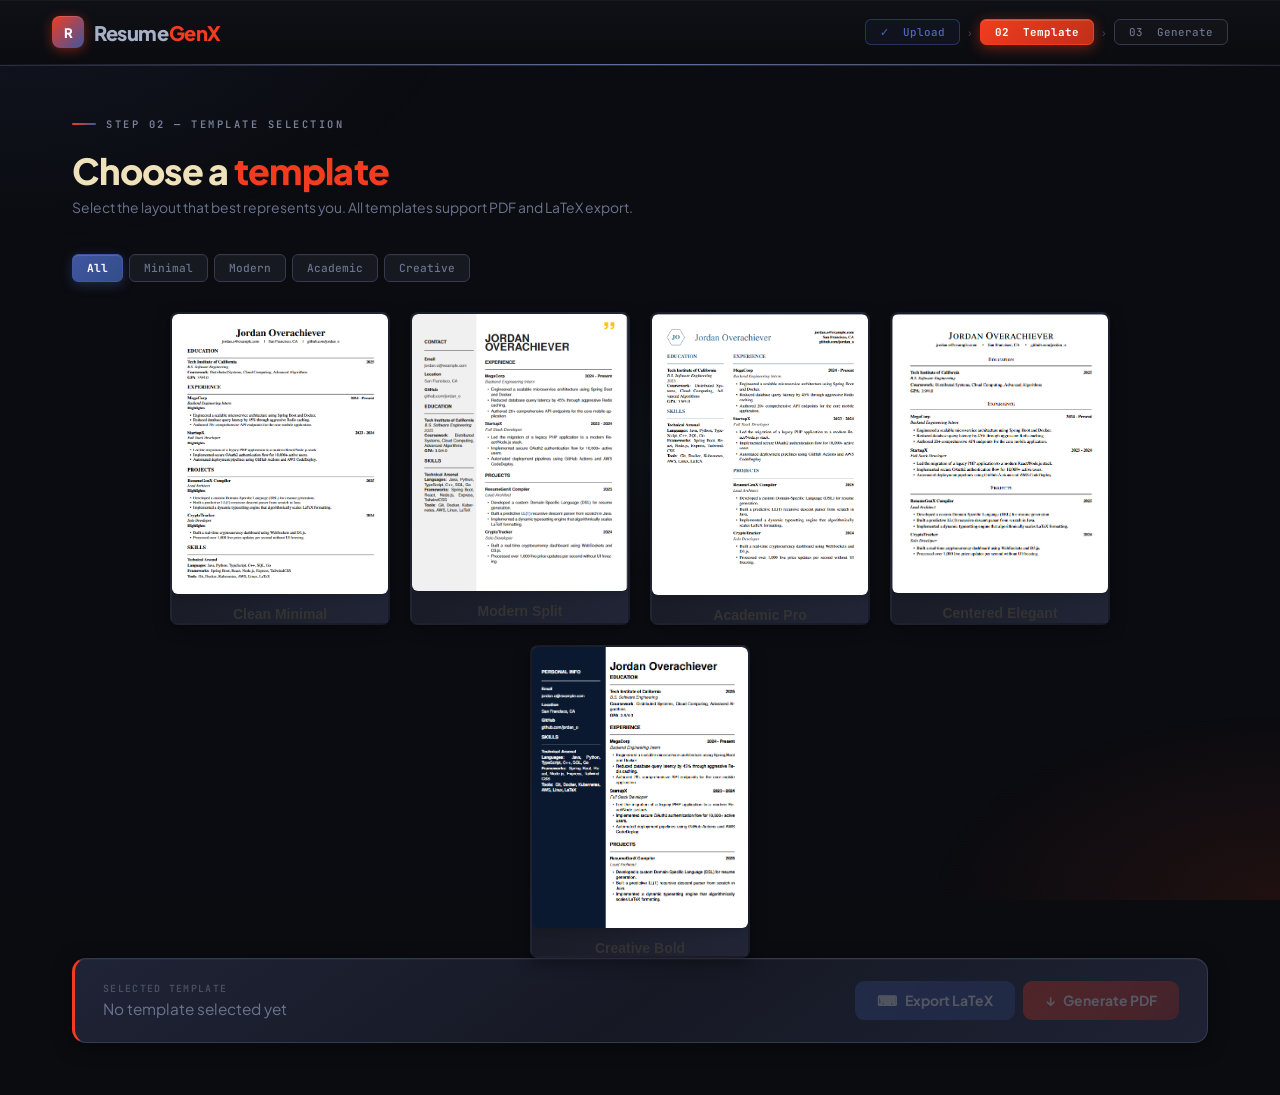
<file: frontend/templates.html>
<!DOCTYPE html>
<html lang="en">

<head>
  <meta charset="UTF-8" />
  <meta name="viewport" content="width=device-width, initial-scale=1.0" />
  <title>ResumeGenX — Templates</title>
  <link rel="stylesheet" href="style.css" />
  <style>
    .page2-content {
      flex: 1;
      max-width: 1240px;
      margin: 0 auto;
      padding: 52px 52px;
      width: 100%;
    }

    .page2-header {
      margin-bottom: 38px;
    }

    .page2-header h1 {
      font-size: clamp(1.7rem, 2.8vw, 2.4rem);
      letter-spacing: -0.7px;
      margin-bottom: 8px;
    }

    .page2-header p {
      color: var(--muted2);
      font-size: 0.87rem;
    }

    /* Filter bar */
    .filter-bar {
      display: flex;
      gap: 6px;
      flex-wrap: wrap;
      margin-bottom: 30px;
    }

    .filter-btn {
      font-family: 'JetBrains Mono', monospace;
      font-size: 0.7rem;
      font-weight: 500;
      padding: 6px 14px;
      border-radius: 6px;
      border: 1px solid var(--border2);
      background: var(--card);
      color: var(--muted2);
      cursor: pointer;
      transition: all .2s;
      box-shadow: inset 0 1px 0 rgba(154, 160, 190, 0.04);
    }

    .filter-btn:hover {
      border-color: var(--cobalt);
      color: var(--cobalt-h);
    }

    .filter-btn.active {
      background: linear-gradient(135deg, var(--cobalt) 0%, #334d8a 100%);
      border-color: var(--cobalt);
      color: #fff;
      font-weight: 700;
      box-shadow: 0 3px 12px rgba(64, 86, 161, 0.4), inset 0 1px 0 rgba(255, 255, 255, 0.12);
    }

    /* Template grid */
    .template-grid {
      display: grid;
      grid-template-columns: repeat(auto-fill, minmax(226px, 1fr));
      gap: 18px;
      margin-bottom: 38px;
    }

    .template-card {
      background: var(--card-sheen);
      border: 1px solid var(--border);
      border-radius: 12px;
      overflow: hidden;
      cursor: pointer;
      transition: all .22s;
      position: relative;
      box-shadow: inset 0 1px 0 rgba(154, 160, 190, 0.06), 0 4px 16px rgba(0, 0, 0, 0.4);
    }

    .template-card:hover {
      border-color: rgba(241, 60, 32, 0.55);
      transform: translateY(-3px);
      box-shadow: 0 12px 36px rgba(0, 0, 0, 0.5), 0 0 0 1px rgba(241, 60, 32, 0.15);
    }

    .template-card.selected {
      border-color: var(--red);
      box-shadow: 0 0 0 3px rgba(241, 60, 32, 0.2), 0 12px 32px rgba(241, 60, 32, 0.18);
    }

    .sel-check {
      display: none;
      position: absolute;
      top: 9px;
      right: 9px;
      width: 24px;
      height: 24px;
      background: linear-gradient(135deg, var(--red), #c02a10);
      border-radius: 50%;
      align-items: center;
      justify-content: center;
      font-size: 0.68rem;
      color: #fff;
      font-weight: 800;
      box-shadow: 0 2px 8px rgba(241, 60, 32, 0.55);
    }

    .template-card.selected .sel-check {
      display: flex;
    }

    .template-preview {
      height: 190px;
      overflow: hidden;
    }

    .preview-svg {
      width: 100%;
      height: 100%;
      display: block;
    }

    .template-meta {
      padding: 13px 14px;
      border-top: 1px solid var(--border);
      background: linear-gradient(180deg, rgba(0, 0, 0, 0.25) 0%, rgba(0, 0, 0, 0.4) 100%);
    }

    .template-name {
      font-size: 0.88rem;
      font-weight: 700;
      color: var(--silver-hi);
      margin-bottom: 6px;
    }

    .template-tags {
      display: flex;
      gap: 5px;
      flex-wrap: wrap;
    }

    .tmpl-tag {
      font-family: 'JetBrains Mono', monospace;
      font-size: 0.59rem;
      font-weight: 500;
      padding: 2px 7px;
      border-radius: 4px;
      background: rgba(64, 86, 161, 0.14);
      color: var(--lavender);
      border: 1px solid rgba(64, 86, 161, 0.28);
    }

    /* Generate bar */
    .generate-bar {
      background: var(--card-sheen2);
      border: 1px solid var(--border2);
      border-left: 3px solid var(--red);
      border-radius: 14px;
      padding: 22px 28px;
      display: flex;
      align-items: center;
      gap: 20px;
      flex-wrap: wrap;
      box-shadow: inset 0 1px 0 rgba(154, 160, 190, 0.06), 0 4px 20px rgba(0, 0, 0, 0.4);
    }

    .selected-info {
      flex: 1;
    }

    .selected-info .label {
      font-family: 'JetBrains Mono', monospace;
      font-size: 0.62rem;
      color: var(--silver-lo);
      text-transform: uppercase;
      letter-spacing: 1.3px;
      margin-bottom: 4px;
      font-weight: 600;
    }

    .selected-info .value {
      font-size: 0.96rem;
      font-weight: 700;
      color: var(--silver-hi);
    }

    .selected-info .value.none {
      color: var(--muted2);
      font-weight: 400;
    }

    .output-options {
      display: flex;
      gap: 8px;
    }

    .out-btn {
      display: flex;
      align-items: center;
      gap: 8px;
      padding: 11px 22px;
      border-radius: 9px;
      font-family: 'Plus Jakarta Sans', sans-serif;
      font-size: 0.87rem;
      font-weight: 700;
      cursor: pointer;
      border: none;
      transition: all .2s;
    }

    .out-btn.pdf {
      background: linear-gradient(135deg, var(--red) 0%, #b52d18 100%);
      color: #fff;
      box-shadow: 0 3px 14px rgba(241, 60, 32, 0.4), inset 0 1px 0 rgba(255, 255, 255, 0.15);
    }

    .out-btn.pdf:hover:not(:disabled) {
      transform: translateY(-1px);
      box-shadow: 0 6px 20px rgba(241, 60, 32, 0.5);
    }

    .out-btn.tex {
      background: linear-gradient(135deg, var(--cobalt) 0%, #334d8a 100%);
      color: #fff;
      box-shadow: 0 3px 14px rgba(64, 86, 161, 0.35), inset 0 1px 0 rgba(255, 255, 255, 0.12);
    }

    .out-btn.tex:hover:not(:disabled) {
      transform: translateY(-1px);
      box-shadow: 0 6px 20px rgba(64, 86, 161, 0.45);
    }

    .out-btn:disabled {
      opacity: 0.25;
      cursor: not-allowed;
      box-shadow: none !important;
      transform: none !important;
    }

    @media (max-width: 860px) {
      .page2-content {
        padding: 32px 22px;
      }

      .generate-bar {
        flex-direction: column;
        align-items: stretch;
      }

      .output-options {
        justify-content: stretch;
      }

      .out-btn {
        flex: 1;
        justify-content: center;
      }
    }

    .template-gallery {
      display: flex;
      gap: 20px;
      flex-wrap: wrap;
      justify-content: center;
    }

    .template-card {
      width: 220px;
      cursor: pointer;
      border-radius: 8px;
      border: 2px solid transparent;
      transition: transform 0.2s ease, box-shadow 0.2s ease, border-color 0.2s ease;
      text-align: center;
    }

    .template-card img {
      width: 100%;
      border-radius: 6px;
      box-shadow: 0 4px 6px rgba(0, 0, 0, 0.1);
      display: block;
    }

    /* Hover effect */
    .template-card:hover {
      transform: translateY(-5px);
      box-shadow: 0 8px 15px rgba(0, 0, 0, 0.15);
    }

    /* Active/Selected state */
    .template-card.selected {
      border-color: #0A192F;
      /* Deep navy border for the selected template */
      transform: scale(1.02);
    }

    .template-card h3 {
      margin-top: 12px;
      font-family: sans-serif;
      font-size: 14px;
      color: #333;
    }

    /* Terminal Console UI */
    .terminal-console {
      display: none;
      /* Hidden by default */
      background: #0d1117;
      border: 1px solid #30363d;
      border-radius: 12px;
      margin-top: 20px;
      overflow: hidden;
      box-shadow: 0 8px 24px rgba(0, 0, 0, 0.5);
      animation: slideDown 0.3s ease-out;
    }

    @keyframes slideDown {
      from {
        opacity: 0;
        transform: translateY(-10px);
      }

      to {
        opacity: 1;
        transform: translateY(0);
      }
    }

    .term-header {
      background: #161b22;
      padding: 8px 16px;
      font-family: 'JetBrains Mono', monospace;
      font-size: 0.75rem;
      color: #8b949e;
      border-bottom: 1px solid #30363d;
      display: flex;
      align-items: center;
      gap: 8px;
    }

    .term-body {
      padding: 16px;
      font-family: 'JetBrains Mono', monospace;
      font-size: 0.8rem;
      line-height: 1.5;
      color: #c9d1d9;
      max-height: 200px;
      overflow-y: auto;
    }

    .term-warn {
      color: #d29922;
      margin-bottom: 6px;
      display: flex;
      gap: 8px;
    }

    .term-success {
      color: #3fb950;
      margin-bottom: 6px;
      display: flex;
      gap: 8px;
    }
  </style>
</head>

<body>

  <div class="page-wrap">

    <nav>
      <a class="logo" href="index.html">
        <div class="logo-icon">R</div>
        <div class="logo-text"><span class="lt">Resume</span><span class="acc">GenX</span></div>
      </a>
      <div class="nav-steps">
        <div class="step-pill done" onclick="window.location.href='index.html'">✓ &nbsp;Upload</div>
        <div class="step-sep">›</div>
        <div class="step-pill active">02 &nbsp;Template</div>
        <div class="step-sep">›</div>
        <div class="step-pill">03 &nbsp;Generate</div>
      </div>
    </nav>

    <div class="page2-content">

      <div class="page2-header">
        <div class="page-eyebrow">Step 02 — Template Selection</div>
        <h1>Choose a <span class="hl">template</span></h1>
        <p>Select the layout that best represents you. All templates support PDF and LaTeX export.</p>
      </div>

      <div class="filter-bar">
        <button class="filter-btn active" onclick="filterTemplates('all',this)">All</button>
        <button class="filter-btn" onclick="filterTemplates('minimal',this)">Minimal</button>
        <button class="filter-btn" onclick="filterTemplates('modern',this)">Modern</button>
        <button class="filter-btn" onclick="filterTemplates('academic',this)">Academic</button>
        <button class="filter-btn" onclick="filterTemplates('creative',this)">Creative</button>
      </div>

      <div class="template-gallery">

        <div class="template-card" data-tags="minimal" onclick="selectTemplate('Clean Minimal', this)">
          <div class="sel-check">✓</div>
          <img src="minimal.png" alt="Clean Minimal">
          <h3>Clean Minimal</h3>
        </div>

        <div class="template-card" data-tags="modern" onclick="selectTemplate('Modern Split', this)">
          <div class="sel-check">✓</div>
          <img src="modern.png" alt="Modern Split">
          <h3>Modern Split</h3>
        </div>

        <div class="template-card" data-tags="academic" onclick="selectTemplate('Academic Pro', this)">
          <div class="sel-check">✓</div>
          <img src="monogram.png" alt="Academic Pro">
          <h3>Academic Pro</h3>
        </div>

        <div class="template-card" data-tags="academic" onclick="selectTemplate('Centered Elegant', this)">
          <div class="sel-check">✓</div>
          <img src="centered.png" alt="Centered Elegant">
          <h3>Centered Elegant</h3>
        </div>

        <div class="template-card" data-tags="creative" onclick="selectTemplate('Creative Bold', this)">
          <div class="sel-check">✓</div>
          <img src="creativeBold.png" alt="Creative Bold">
          <h3>Creative Bold</h3>
        </div>

      </div>
      <div class="generate-bar">
        <div class="selected-info">
          <div class="label">Selected Template</div>
          <div class="value none" id="selName">No template selected yet</div>
        </div>
        <div class="output-options">
          <button class="out-btn tex" id="btnTex" disabled onclick="generate('latex')">
            <span>⌨</span> Export LaTeX
          </button>
          <button class="out-btn pdf" id="btnPdf" disabled onclick="generate('pdf')">
            <span>↓</span> Generate PDF
          </button>
        </div>
      </div>

      <div class="terminal-console" id="terminalConsole">
        <div class="term-header">
          <span style="color: #ff7b72;">>_</span> Semantic Analyzer Output
        </div>
        <div class="term-body" id="termBody">
        </div>
      </div>

    </div>
  </div>
  <div class="modal-overlay" id="modal">
    <div class="modal">
      <div class="modal-icon" id="modalIcon">✦</div>
      <h3 id="modalTitle">Resume Generated</h3>
      <p id="modalMsg">Your resume has been compiled successfully.</p>
      <div class="modal-btns">
        <button class="btn-sec" onclick="closeModal()">Close</button>
        <button class="btn-primary" style="width:auto;margin-top:0;padding:10px 24px" onclick="closeModal()">↓
          &nbsp;Download</button>
      </div>
    </div>
  </div>

  <div class="toast" id="toast">
    <span id="toastIcon">✓</span>
    <span id="toastMsg">File ready</span>
  </div>

  <script>
    let selectedTemplate = "Clean Minimal"; // Default fallback
    const uploadedFile = sessionStorage.getItem('uploadedFile') || 'resume.rdl';

    function filterTemplates(tag, btn) {
      document.querySelectorAll('.filter-btn').forEach(b => b.classList.remove('active'));
      btn.classList.add('active');
      document.querySelectorAll('.template-card').forEach(c => {
        c.style.display = (tag === 'all' || c.dataset.tags.includes(tag)) ? '' : 'none';
      });
    }

    function selectTemplate(templateName, element) {
      selectedTemplate = templateName;

      // 1. Remove the 'selected' class from all cards
      document.querySelectorAll('.template-card').forEach(card => {
        card.classList.remove('selected');
      });

      // 2. Add the 'selected' class to the clicked card
      element.classList.add('selected');

      // 3. Update the Generate Bar text
      const selNameDiv = document.getElementById('selName');
      selNameDiv.textContent = templateName;
      selNameDiv.classList.remove('none');

      // 4. UNLOCK the Generate buttons!
      document.getElementById('btnTex').disabled = false;
      document.getElementById('btnPdf').disabled = false;
    }

    async function generate(type) {
      if (!selectedTemplate) return;

      const fileContent = sessionStorage.getItem('fileContent');
      if (!fileContent) {
        showToast('✕', 'File data lost. Please go back and upload again.');
        return;
      }

      document.getElementById('btnPdf').disabled = true;
      document.getElementById('btnTex').disabled = true;
      document.body.style.cursor = 'wait';

      const terminal = document.getElementById('terminalConsole');
      const termBody = document.getElementById('termBody');
      terminal.style.display = 'none';
      termBody.innerHTML = '';

      try {
        const response = await fetch('http://localhost:8080/api/generate', {
          method: 'POST',
          headers: {
            'X-Template-Name': selectedTemplate,
            'X-Output-Format': type // 🔥 Tells Java whether to run pdflatex or skip it
          },
          body: fileContent
        });

        if (!response.ok) {
          throw new Error(await response.text());
        }

        const data = await response.json();
        const warnings = data.warnings || [];

        // 🔥 Handle the Download Logic based on the requested format
        if (type === 'pdf' && data.pdfBase64) {
          // Decode Base64 string into a binary ArrayBuffer
          const byteCharacters = atob(data.pdfBase64);
          const byteNumbers = new Array(byteCharacters.length);
          for (let i = 0; i < byteCharacters.length; i++) {
            byteNumbers[i] = byteCharacters.charCodeAt(i);
          }
          const byteArray = new Uint8Array(byteNumbers);

          // Create a blob representing the PDF file
          const blob = new Blob([byteArray], { type: 'application/pdf' });
          const url = window.URL.createObjectURL(blob);
          const a = document.createElement('a');
          a.href = url;
          a.download = `ResumeGenX_${selectedTemplate.replace(/\s+/g, '')}.pdf`;
          document.body.appendChild(a);
          a.click();
          a.remove();
          window.URL.revokeObjectURL(url); // Clean up memory
        } else {
          // Standard LaTeX text download
          const blob = new Blob([data.latex], { type: 'text/plain' });
          const url = window.URL.createObjectURL(blob);
          const a = document.createElement('a');
          a.href = url;
          a.download = `ResumeGenX_${selectedTemplate.replace(/\s+/g, '')}.tex`;
          document.body.appendChild(a);
          a.click();
          a.remove();
          window.URL.revokeObjectURL(url);
        }

        document.getElementById('modalIcon').textContent = '✓';
        document.getElementById('modalTitle').textContent = 'Generation Complete';
        document.getElementById('modalMsg').textContent = `Successfully compiled ${uploadedFile}.`;
        document.getElementById('modal').classList.add('show');

        if (warnings.length > 0) {
          terminal.style.display = 'block';
          let html = `<div class="term-success"><span>[OK]</span> AST Built Successfully.</div>`;
          warnings.forEach(warn => {
            html += `<div class="term-warn"><span>[WARN]</span> ${warn}</div>`;
          });
          termBody.innerHTML = html;
        }

      } catch (err) {
        terminal.style.display = 'block';
        let rawError = err.message.replace("FATAL EXCEPTION: ", "");
        let errorLines = rawError.split("|");

        let html = '';
        errorLines.forEach(e => {
          html += `<div style="color: #f85149; margin-bottom: 6px; display: flex; gap: 8px;"><span>[FATAL]</span> ${e.trim()}</div>`;
        });

        termBody.innerHTML = html;
      } finally {
        document.getElementById('btnPdf').disabled = false;
        document.getElementById('btnTex').disabled = false;
        document.body.style.cursor = 'default';
      }
    }

    function closeModal() { document.getElementById('modal').classList.remove('show'); }
    document.getElementById('modal').addEventListener('click', e => {
      if (e.target.id === 'modal') closeModal();
    });

    function showToast(icon, msg) {
      const t = document.getElementById('toast');
      document.getElementById('toastIcon').textContent = icon;
      document.getElementById('toastMsg').textContent = msg;
      t.classList.add('show');
      setTimeout(() => t.classList.remove('show'), 3000);
    }
  </script>
</body>

</html>
</file>
<file: frontend/style.css>
@import url('https://fonts.googleapis.com/css2?family=Plus+Jakarta+Sans:wght@300;400;500;600;700;800&family=JetBrains+Mono:wght@400;500;600&display=swap');

/* ── PALETTE ── */
:root {
  --bg:          #0B0C10;
  --surface:     #0f1116;
  --card:        #16191f;
  --card2:       #1c1f28;
  --card-sheen:  linear-gradient(135deg,#1e2230 0%,#181b24 40%,#1a1d27 60%,#212537 100%);
  --card-sheen2: linear-gradient(145deg,#1f2336 0%,#161924 50%,#1e2234 100%);
  --border:      #2a2e3d;
  --border2:     #353a50;
  --metal-line:  linear-gradient(90deg,transparent,#4a5070,#6070a0,#4a5070,transparent);
  --red:         #F13C20;
  --red-h:       #ff4f32;
  --cobalt:      #4056A1;
  --cobalt-h:    #4e67bf;
  --teal:        #45A29E;
  --crimson:     #9A1750;
  --gold:        #D79922;
  --parchment:   #EFE2BA;
  --parch2:      #b8aa8a;
  --lavender:    #C5CBE3;
  --muted:       #3d4258;
  --muted2:      #6b7390;
  --silver-lo:   #4a4f62;
  --silver-mid:  #7a8299;
  --silver-hi:   #a8b0c8;
}

/* ── RESET ── */
*, *::before, *::after { box-sizing: border-box; margin: 0; padding: 0; }
html { scroll-behavior: smooth; }

body {
  font-family: 'Plus Jakarta Sans', sans-serif;
  background: var(--bg);
  color: var(--parchment);
  min-height: 100vh;
  overflow-x: hidden;
}

/* background  */
body::before {
  content: '';
  position: fixed; inset: 0;
  background: repeating-linear-gradient(
    0deg, transparent, transparent 2px,
    rgba(64,86,161,0.015) 2px, rgba(64,86,161,0.015) 3px
  );
  pointer-events: none; z-index: 0;
}
body::after {
  content: '';
  position: fixed; inset: 0;
  background:
    radial-gradient(ellipse 60% 45% at 0%   0%,   rgba(64,86,161,0.12) 0%, transparent 60%),
    radial-gradient(ellipse 50% 38% at 100% 100%, rgba(241,60,32,0.09) 0%, transparent 55%),
    radial-gradient(ellipse 35% 30% at 50%  50%,  rgba(69,162,158,0.04) 0%, transparent 50%);
  pointer-events: none; z-index: 0;
}

/* Page wrapper */
.page-wrap {
  position: relative; z-index: 1;
  display: flex; flex-direction: column;
  min-height: 100vh;
  animation: fadeIn .35s ease;
}
@keyframes fadeIn { from { opacity:0; transform:translateY(8px); } to { opacity:1; transform:translateY(0); } }

/* ── NAV ── */
nav {
  display: flex; align-items: center; justify-content: space-between;
  padding: 16px 52px;
  border-bottom: 1px solid transparent;
  border-image: var(--metal-line) 1;
  background: linear-gradient(180deg,rgba(15,17,22,0.97) 0%,rgba(11,12,16,0.97) 100%);
  backdrop-filter: blur(22px);
  position: sticky; top: 0; z-index: 100;
  box-shadow: 0 1px 0 rgba(106,112,144,0.3), inset 0 1px 0 rgba(154,160,190,0.06);
}

.logo { display: flex; align-items: center; gap: 10px; text-decoration: none; }
.logo-icon {
  width: 32px; height: 32px;
  background: linear-gradient(135deg, var(--red), var(--cobalt));
  border-radius: 8px;
  display: flex; align-items: center; justify-content: center;
  font-size: 0.82rem; font-weight: 800; color: #fff;
  box-shadow: 0 2px 12px rgba(241,60,32,0.45), inset 0 1px 0 rgba(255,255,255,0.15);
}
.logo-text { font-size: 1.25rem; font-weight: 800; letter-spacing: -0.4px; }
.logo-text .lt { color: var(--silver-hi); }
.logo-text .acc { color: var(--red); }

.nav-steps { display: flex; gap: 6px; align-items: center; }
.step-pill {
  font-family: 'JetBrains Mono', monospace;
  font-size: 0.68rem; font-weight: 500;
  padding: 5px 14px; border-radius: 6px;
  border: 1px solid var(--border2); color: var(--muted2);
  transition: all .3s; background: rgba(255,255,255,0.02);
  text-decoration: none; cursor: default;
}
.step-pill.active {
  background: linear-gradient(135deg, var(--red) 0%, #c03018 100%);
  border-color: var(--red); color: #fff; font-weight: 700;
  box-shadow: 0 3px 14px rgba(241,60,32,0.45), inset 0 1px 0 rgba(255,255,255,0.15);
}
.step-pill.done {
  border-color: rgba(64,86,161,0.5); color: var(--cobalt-h);
  background: rgba(64,86,161,0.08); cursor: pointer;
}
.step-pill.done:hover { background: rgba(64,86,161,0.15); }
.step-sep { color: var(--muted); font-size: 0.75rem; margin: 0 2px; }

/* ── PAGE EYEBROW ── */
.page-eyebrow {
  font-family: 'JetBrains Mono', monospace;
  font-size: 0.65rem; font-weight: 600;
  color: var(--silver-mid); text-transform: uppercase;
  letter-spacing: 2.5px; margin-bottom: 20px;
  display: flex; align-items: center; gap: 10px;
}
.page-eyebrow::before {
  content: '';
  width: 24px; height: 2px;
  background: linear-gradient(90deg, var(--red), var(--cobalt));
  display: inline-block; border-radius: 2px;
}

/* ── HEADINGS ── */
h1 { font-size: clamp(2rem,3.5vw,2.85rem); font-weight: 800; line-height: 1.12; letter-spacing: -0.8px; margin-bottom: 16px; }
h1 .hl { color: var(--red); }

/* ── BUTTONS ── */
.btn-primary {
  display: inline-flex; align-items: center; justify-content: center; gap: 10px;
  background: linear-gradient(135deg, var(--red) 0%, #c02a10 50%, var(--red) 100%);
  background-size: 200% auto;
  color: #fff; border: none; border-radius: 10px;
  padding: 13px 28px;
  font-family: 'Plus Jakarta Sans', sans-serif;
  font-size: 0.92rem; font-weight: 800;
  cursor: pointer; transition: all .3s;
  box-shadow: 0 4px 20px rgba(241,60,32,0.4), inset 0 1px 0 rgba(255,255,255,0.18);
  letter-spacing: 0.2px;
}
.btn-primary:hover:not(:disabled) {
  background-position: right center;
  transform: translateY(-1px);
  box-shadow: 0 8px 28px rgba(241,60,32,0.5), inset 0 1px 0 rgba(255,255,255,0.2);
}
.btn-primary:disabled { opacity: 0.28; cursor: not-allowed; box-shadow: none; }
.btn-primary svg { transition: transform .2s; }
.btn-primary:hover:not(:disabled) svg { transform: translateX(4px); }

.btn-sec {
  padding: 10px 22px; border-radius: 9px;
  border: 1px solid var(--border2); background: rgba(255,255,255,0.03);
  color: var(--silver-mid);
  font-family: 'Plus Jakarta Sans', sans-serif;
  font-size: 0.87rem; font-weight: 600; cursor: pointer; transition: all .2s;
}
.btn-sec:hover { border-color: var(--cobalt); color: var(--cobalt-h); }

/* ── INFO BOXES ── */
.info-box {
  background: rgba(64,86,161,0.08);
  border: 1px solid rgba(64,86,161,0.25);
  border-left: 3px solid var(--cobalt);
  border-radius: 7px; padding: 10px 12px;
  font-size: 0.79rem; color: var(--lavender); line-height: 1.55;
  margin-bottom: 10px; display: flex; gap: 8px; align-items: flex-start;
}
.warn-box {
  background: rgba(241,60,32,0.07);
  border: 1px solid rgba(241,60,32,0.22);
  border-left: 3px solid var(--red);
  border-radius: 7px; padding: 10px 12px;
  font-size: 0.79rem; color: #f09585; line-height: 1.55;
  margin-bottom: 8px; display: flex; gap: 8px; align-items: flex-start;
}

/* ── CODE BLOCK ── */
.code-sample {
  background: rgba(0,0,0,0.45);
  border: 1px solid var(--border2);
  border-left: 3px solid var(--cobalt);
  border-radius: 8px; padding: 14px 16px;
  font-family: 'JetBrains Mono', monospace;
  font-size: 0.71rem; color: var(--silver-mid); line-height: 1.85; overflow-x: auto;
  box-shadow: inset 0 1px 0 rgba(154,160,190,0.04);
}
.k { color: var(--cobalt-h); }
.v { color: var(--teal); }
.c { color: var(--muted); }
.mono { font-family: 'JetBrains Mono', monospace; font-size: 0.8em; color: var(--teal); }

/* ── GUIDE STEP ROW ── */
.guide-step { display: flex; gap: 12px; align-items: flex-start; margin-bottom: 9px; }
.step-num {
  width: 22px; height: 22px; min-width: 22px;
  background: linear-gradient(135deg,rgba(64,86,161,0.2),rgba(64,86,161,0.08));
  border: 1px solid rgba(64,86,161,0.35); border-radius: 5px;
  font-family: 'JetBrains Mono', monospace;
  font-size: 0.63rem; font-weight: 600; color: var(--cobalt-h);
  display: flex; align-items: center; justify-content: center;
}
.step-text { font-size: 0.8rem; color: var(--muted2); line-height: 1.55; }
.step-text strong { color: var(--silver-hi); font-weight: 600; }

/* ── TOAST ── */
.toast {
  position: fixed; bottom: 26px; right: 26px;
  background: var(--card-sheen2); border: 1px solid var(--border2);
  border-left: 3px solid var(--cobalt);
  border-radius: 10px; padding: 11px 17px;
  display: flex; align-items: center; gap: 10px;
  font-size: 0.82rem; color: var(--silver-hi);
  transform: translateY(70px); opacity: 0;
  transition: all .35s cubic-bezier(.34,1.56,.64,1);
  z-index: 2000;
  box-shadow: 0 8px 24px rgba(0,0,0,0.5), inset 0 1px 0 rgba(154,160,190,0.06);
}
.toast.show { transform: translateY(0); opacity: 1; }

/* ── MODAL ── */
.modal-overlay {
  display: none; position: fixed; inset: 0;
  background: rgba(0,0,0,0.82); backdrop-filter: blur(10px);
  z-index: 1000; align-items: center; justify-content: center;
}
.modal-overlay.show { display: flex; }
.modal {
  background: var(--card-sheen2);
  border: 1px solid var(--border2);
  border-radius: 18px; padding: 40px 34px;
  max-width: 420px; width: 90%; text-align: center;
  animation: pop .25s cubic-bezier(.34,1.56,.64,1);
  border-top: 3px solid var(--red);
  box-shadow: 0 24px 60px rgba(0,0,0,0.7), inset 0 1px 0 rgba(154,160,190,0.08);
}
@keyframes pop { from { transform:scale(0.88);opacity:0; } to { transform:scale(1);opacity:1; } }
.modal-icon { font-size: 2.4rem; margin-bottom: 14px; color: var(--red); }
.modal h3 { font-size: 1.28rem; font-weight: 800; margin-bottom: 8px; color: var(--silver-hi); }
.modal p { color: var(--muted2); font-size: 0.84rem; line-height: 1.65; margin-bottom: 24px; }
.modal-btns { display: flex; gap: 10px; justify-content: center; }

/* ── SCROLLBAR ── */
::-webkit-scrollbar { width: 4px; }
::-webkit-scrollbar-track { background: var(--bg); }
::-webkit-scrollbar-thumb { background: linear-gradient(180deg, var(--cobalt), var(--red)); border-radius: 3px; }

/* ── RESPONSIVE ── */
@media (max-width: 860px) {
  nav { padding: 16px 22px; }
}
</file>
<file: src/gui/style.css>
@import url('https://fonts.googleapis.com/css2?family=Plus+Jakarta+Sans:wght@300;400;500;600;700;800&family=JetBrains+Mono:wght@400;500;600&display=swap');

/* ── PALETTE ── */
:root {
  --bg:          #0B0C10;
  --surface:     #0f1116;
  --card:        #16191f;
  --card2:       #1c1f28;
  --card-sheen:  linear-gradient(135deg,#1e2230 0%,#181b24 40%,#1a1d27 60%,#212537 100%);
  --card-sheen2: linear-gradient(145deg,#1f2336 0%,#161924 50%,#1e2234 100%);
  --border:      #2a2e3d;
  --border2:     #353a50;
  --metal-line:  linear-gradient(90deg,transparent,#4a5070,#6070a0,#4a5070,transparent);
  --red:         #F13C20;
  --red-h:       #ff4f32;
  --cobalt:      #4056A1;
  --cobalt-h:    #4e67bf;
  --teal:        #45A29E;
  --crimson:     #9A1750;
  --gold:        #D79922;
  --parchment:   #EFE2BA;
  --parch2:      #b8aa8a;
  --lavender:    #C5CBE3;
  --muted:       #3d4258;
  --muted2:      #6b7390;
  --silver-lo:   #4a4f62;
  --silver-mid:  #7a8299;
  --silver-hi:   #a8b0c8;
}

/* ── RESET ── */
*, *::before, *::after { box-sizing: border-box; margin: 0; padding: 0; }
html { scroll-behavior: smooth; }

body {
  font-family: 'Plus Jakarta Sans', sans-serif;
  background: var(--bg);
  color: var(--parchment);
  min-height: 100vh;
  overflow-x: hidden;
}

/* background  */
body::before {
  content: '';
  position: fixed; inset: 0;
  background: repeating-linear-gradient(
    0deg, transparent, transparent 2px,
    rgba(64,86,161,0.015) 2px, rgba(64,86,161,0.015) 3px
  );
  pointer-events: none; z-index: 0;
}
body::after {
  content: '';
  position: fixed; inset: 0;
  background:
    radial-gradient(ellipse 60% 45% at 0%   0%,   rgba(64,86,161,0.12) 0%, transparent 60%),
    radial-gradient(ellipse 50% 38% at 100% 100%, rgba(241,60,32,0.09) 0%, transparent 55%),
    radial-gradient(ellipse 35% 30% at 50%  50%,  rgba(69,162,158,0.04) 0%, transparent 50%);
  pointer-events: none; z-index: 0;
}

/* Page wrapper */
.page-wrap {
  position: relative; z-index: 1;
  display: flex; flex-direction: column;
  min-height: 100vh;
  animation: fadeIn .35s ease;
}
@keyframes fadeIn { from { opacity:0; transform:translateY(8px); } to { opacity:1; transform:translateY(0); } }

/* ── NAV ── */
nav {
  display: flex; align-items: center; justify-content: space-between;
  padding: 16px 52px;
  border-bottom: 1px solid transparent;
  border-image: var(--metal-line) 1;
  background: linear-gradient(180deg,rgba(15,17,22,0.97) 0%,rgba(11,12,16,0.97) 100%);
  backdrop-filter: blur(22px);
  position: sticky; top: 0; z-index: 100;
  box-shadow: 0 1px 0 rgba(106,112,144,0.3), inset 0 1px 0 rgba(154,160,190,0.06);
}

.logo { display: flex; align-items: center; gap: 10px; text-decoration: none; }
.logo-icon {
  width: 32px; height: 32px;
  background: linear-gradient(135deg, var(--red), var(--cobalt));
  border-radius: 8px;
  display: flex; align-items: center; justify-content: center;
  font-size: 0.82rem; font-weight: 800; color: #fff;
  box-shadow: 0 2px 12px rgba(241,60,32,0.45), inset 0 1px 0 rgba(255,255,255,0.15);
}
.logo-text { font-size: 1.25rem; font-weight: 800; letter-spacing: -0.4px; }
.logo-text .lt { color: var(--silver-hi); }
.logo-text .acc { color: var(--red); }

.nav-steps { display: flex; gap: 6px; align-items: center; }
.step-pill {
  font-family: 'JetBrains Mono', monospace;
  font-size: 0.68rem; font-weight: 500;
  padding: 5px 14px; border-radius: 6px;
  border: 1px solid var(--border2); color: var(--muted2);
  transition: all .3s; background: rgba(255,255,255,0.02);
  text-decoration: none; cursor: default;
}
.step-pill.active {
  background: linear-gradient(135deg, var(--red) 0%, #c03018 100%);
  border-color: var(--red); color: #fff; font-weight: 700;
  box-shadow: 0 3px 14px rgba(241,60,32,0.45), inset 0 1px 0 rgba(255,255,255,0.15);
}
.step-pill.done {
  border-color: rgba(64,86,161,0.5); color: var(--cobalt-h);
  background: rgba(64,86,161,0.08); cursor: pointer;
}
.step-pill.done:hover { background: rgba(64,86,161,0.15); }
.step-sep { color: var(--muted); font-size: 0.75rem; margin: 0 2px; }

/* ── PAGE EYEBROW ── */
.page-eyebrow {
  font-family: 'JetBrains Mono', monospace;
  font-size: 0.65rem; font-weight: 600;
  color: var(--silver-mid); text-transform: uppercase;
  letter-spacing: 2.5px; margin-bottom: 20px;
  display: flex; align-items: center; gap: 10px;
}
.page-eyebrow::before {
  content: '';
  width: 24px; height: 2px;
  background: linear-gradient(90deg, var(--red), var(--cobalt));
  display: inline-block; border-radius: 2px;
}

/* ── HEADINGS ── */
h1 { font-size: clamp(2rem,3.5vw,2.85rem); font-weight: 800; line-height: 1.12; letter-spacing: -0.8px; margin-bottom: 16px; }
h1 .hl { color: var(--red); }

/* ── BUTTONS ── */
.btn-primary {
  display: inline-flex; align-items: center; justify-content: center; gap: 10px;
  background: linear-gradient(135deg, var(--red) 0%, #c02a10 50%, var(--red) 100%);
  background-size: 200% auto;
  color: #fff; border: none; border-radius: 10px;
  padding: 13px 28px;
  font-family: 'Plus Jakarta Sans', sans-serif;
  font-size: 0.92rem; font-weight: 800;
  cursor: pointer; transition: all .3s;
  box-shadow: 0 4px 20px rgba(241,60,32,0.4), inset 0 1px 0 rgba(255,255,255,0.18);
  letter-spacing: 0.2px;
}
.btn-primary:hover:not(:disabled) {
  background-position: right center;
  transform: translateY(-1px);
  box-shadow: 0 8px 28px rgba(241,60,32,0.5), inset 0 1px 0 rgba(255,255,255,0.2);
}
.btn-primary:disabled { opacity: 0.28; cursor: not-allowed; box-shadow: none; }
.btn-primary svg { transition: transform .2s; }
.btn-primary:hover:not(:disabled) svg { transform: translateX(4px); }

.btn-sec {
  padding: 10px 22px; border-radius: 9px;
  border: 1px solid var(--border2); background: rgba(255,255,255,0.03);
  color: var(--silver-mid);
  font-family: 'Plus Jakarta Sans', sans-serif;
  font-size: 0.87rem; font-weight: 600; cursor: pointer; transition: all .2s;
}
.btn-sec:hover { border-color: var(--cobalt); color: var(--cobalt-h); }

/* ── INFO BOXES ── */
.info-box {
  background: rgba(64,86,161,0.08);
  border: 1px solid rgba(64,86,161,0.25);
  border-left: 3px solid var(--cobalt);
  border-radius: 7px; padding: 10px 12px;
  font-size: 0.79rem; color: var(--lavender); line-height: 1.55;
  margin-bottom: 10px; display: flex; gap: 8px; align-items: flex-start;
}
.warn-box {
  background: rgba(241,60,32,0.07);
  border: 1px solid rgba(241,60,32,0.22);
  border-left: 3px solid var(--red);
  border-radius: 7px; padding: 10px 12px;
  font-size: 0.79rem; color: #f09585; line-height: 1.55;
  margin-bottom: 8px; display: flex; gap: 8px; align-items: flex-start;
}

/* ── CODE BLOCK ── */
.code-sample {
  background: rgba(0,0,0,0.45);
  border: 1px solid var(--border2);
  border-left: 3px solid var(--cobalt);
  border-radius: 8px; padding: 14px 16px;
  font-family: 'JetBrains Mono', monospace;
  font-size: 0.71rem; color: var(--silver-mid); line-height: 1.85; overflow-x: auto;
  box-shadow: inset 0 1px 0 rgba(154,160,190,0.04);
}
.k { color: var(--cobalt-h); }
.v { color: var(--teal); }
.c { color: var(--muted); }
.mono { font-family: 'JetBrains Mono', monospace; font-size: 0.8em; color: var(--teal); }

/* ── GUIDE STEP ROW ── */
.guide-step { display: flex; gap: 12px; align-items: flex-start; margin-bottom: 9px; }
.step-num {
  width: 22px; height: 22px; min-width: 22px;
  background: linear-gradient(135deg,rgba(64,86,161,0.2),rgba(64,86,161,0.08));
  border: 1px solid rgba(64,86,161,0.35); border-radius: 5px;
  font-family: 'JetBrains Mono', monospace;
  font-size: 0.63rem; font-weight: 600; color: var(--cobalt-h);
  display: flex; align-items: center; justify-content: center;
}
.step-text { font-size: 0.8rem; color: var(--muted2); line-height: 1.55; }
.step-text strong { color: var(--silver-hi); font-weight: 600; }

/* ── TOAST ── */
.toast {
  position: fixed; bottom: 26px; right: 26px;
  background: var(--card-sheen2); border: 1px solid var(--border2);
  border-left: 3px solid var(--cobalt);
  border-radius: 10px; padding: 11px 17px;
  display: flex; align-items: center; gap: 10px;
  font-size: 0.82rem; color: var(--silver-hi);
  transform: translateY(70px); opacity: 0;
  transition: all .35s cubic-bezier(.34,1.56,.64,1);
  z-index: 2000;
  box-shadow: 0 8px 24px rgba(0,0,0,0.5), inset 0 1px 0 rgba(154,160,190,0.06);
}
.toast.show { transform: translateY(0); opacity: 1; }

/* ── MODAL ── */
.modal-overlay {
  display: none; position: fixed; inset: 0;
  background: rgba(0,0,0,0.82); backdrop-filter: blur(10px);
  z-index: 1000; align-items: center; justify-content: center;
}
.modal-overlay.show { display: flex; }
.modal {
  background: var(--card-sheen2);
  border: 1px solid var(--border2);
  border-radius: 18px; padding: 40px 34px;
  max-width: 420px; width: 90%; text-align: center;
  animation: pop .25s cubic-bezier(.34,1.56,.64,1);
  border-top: 3px solid var(--red);
  box-shadow: 0 24px 60px rgba(0,0,0,0.7), inset 0 1px 0 rgba(154,160,190,0.08);
}
@keyframes pop { from { transform:scale(0.88);opacity:0; } to { transform:scale(1);opacity:1; } }
.modal-icon { font-size: 2.4rem; margin-bottom: 14px; color: var(--red); }
.modal h3 { font-size: 1.28rem; font-weight: 800; margin-bottom: 8px; color: var(--silver-hi); }
.modal p { color: var(--muted2); font-size: 0.84rem; line-height: 1.65; margin-bottom: 24px; }
.modal-btns { display: flex; gap: 10px; justify-content: center; }

/* ── SCROLLBAR ── */
::-webkit-scrollbar { width: 4px; }
::-webkit-scrollbar-track { background: var(--bg); }
::-webkit-scrollbar-thumb { background: linear-gradient(180deg, var(--cobalt), var(--red)); border-radius: 3px; }

/* ── RESPONSIVE ── */
@media (max-width: 860px) {
  nav { padding: 16px 22px; }
}
</file>
